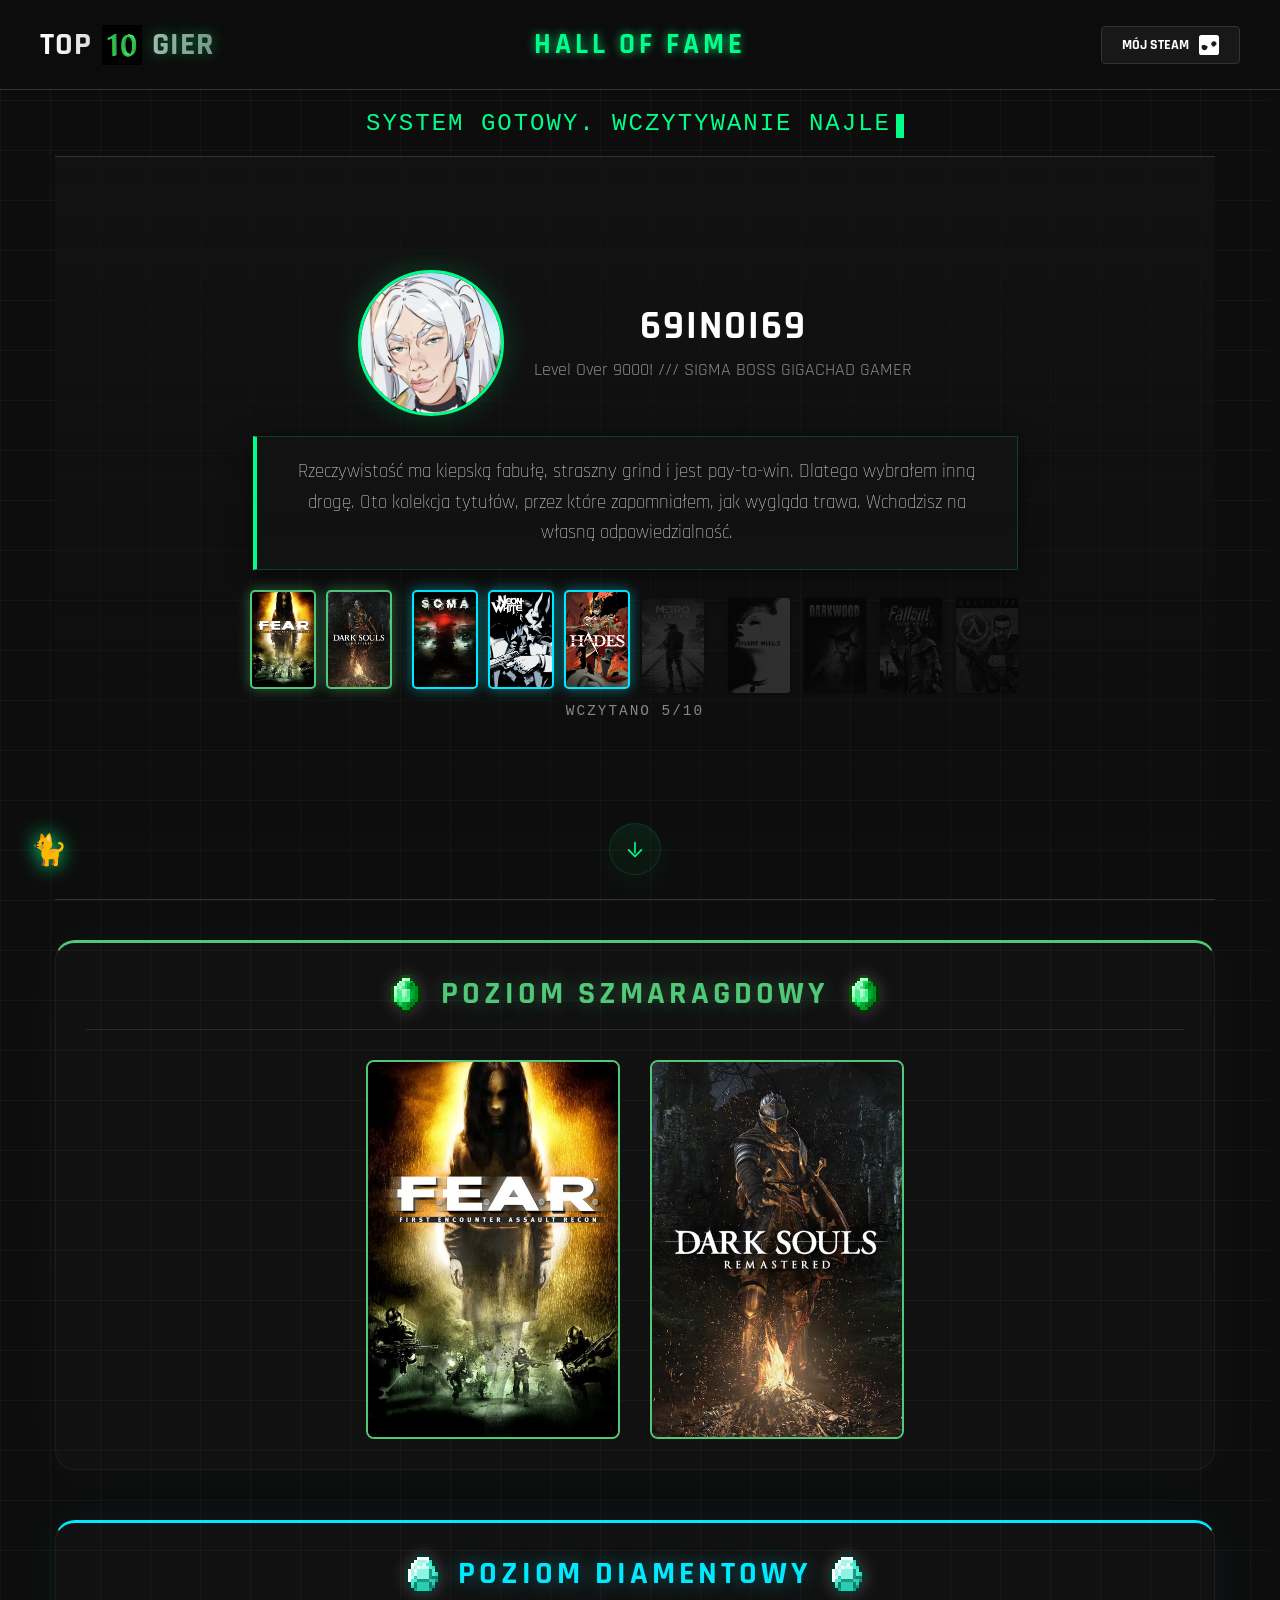
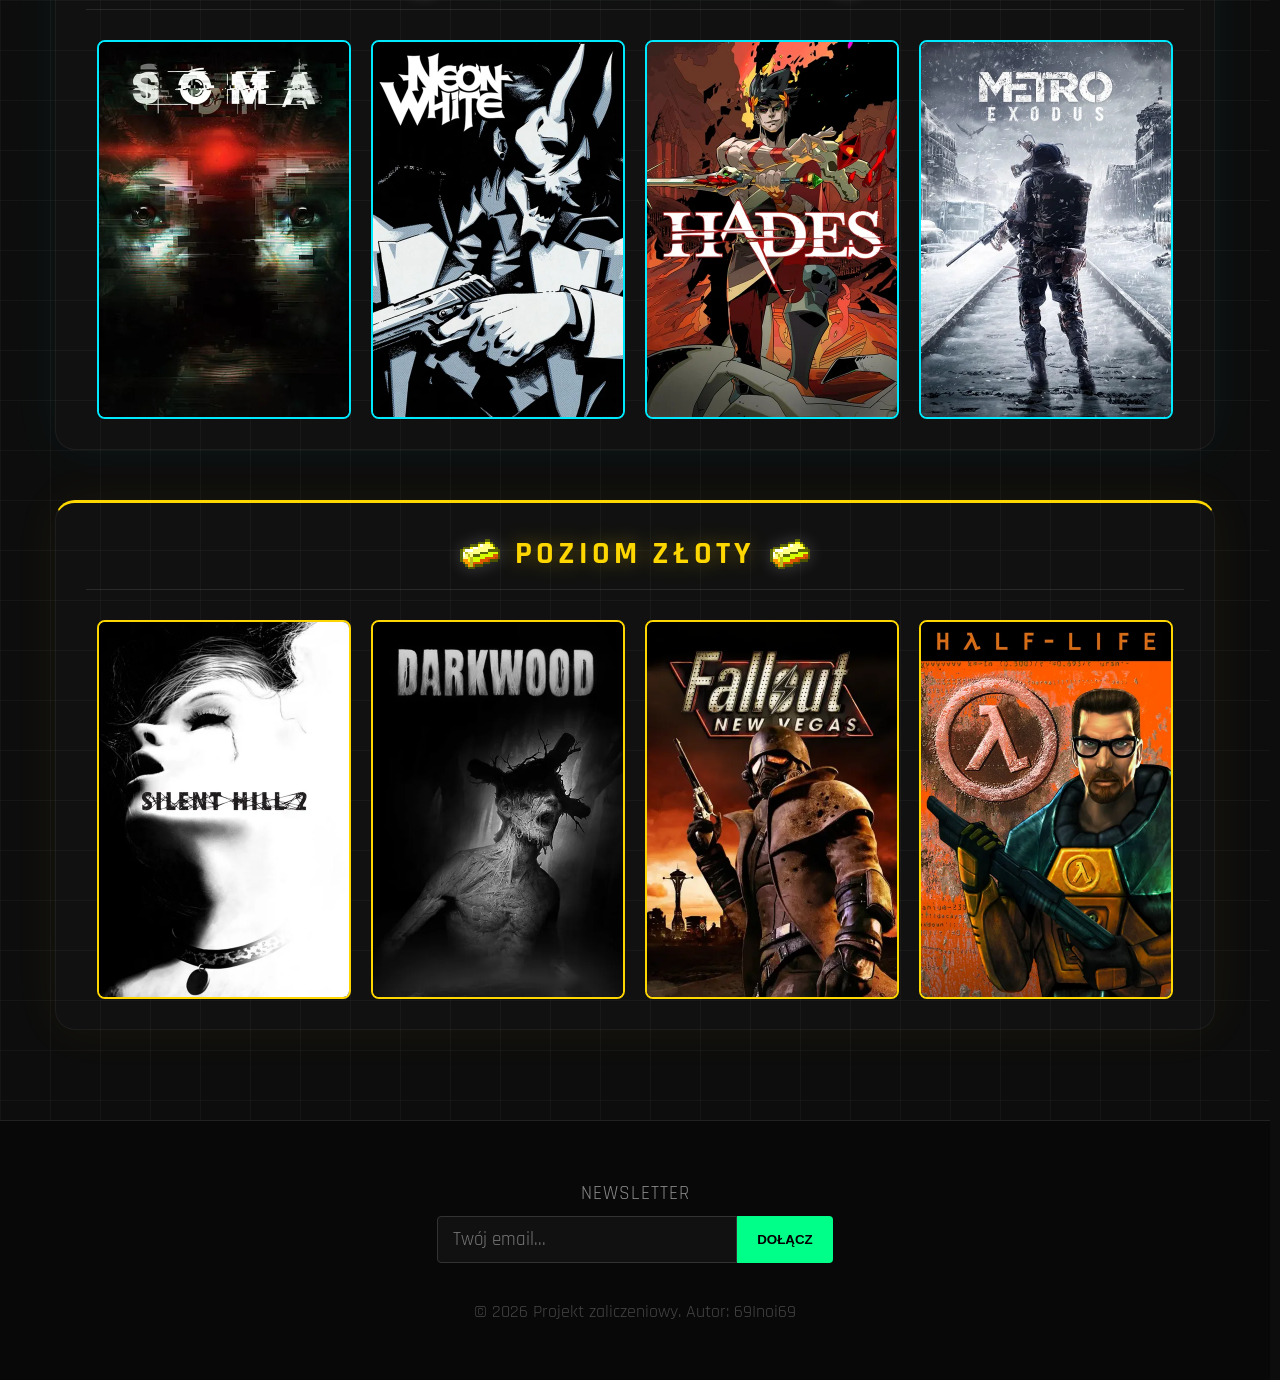
<file: index.html>
<!doctype html>
<html lang="pl">
  <head>
    <meta charset="UTF-8" />
    <meta name="viewport" content="width=device-width, initial-scale=1.0" />
    <title>TOP 10 GIER — Hall of Fame</title>
    <link rel="icon" type="image/png" sizes="32x32" href="grafika/ikona/favicon-32.png" />
    <link rel="icon" type="image/png" sizes="192x192" href="grafika/ikona/favicon-192.png" />
    <link rel="apple-touch-icon" href="grafika/ikona/apple-touch-icon.png" />
    <meta name="theme-color" content="#0d0d0d" />
    <meta
      name="description"
      content="Moja kolekcja najlepszych gier. Projekt zaliczeniowy."
    />
    <link rel="stylesheet" href="style.css" />
    <link
      href="https://fonts.googleapis.com/css2?family=Rajdhani:wght@500;700&display=swap"
      rel="stylesheet"
    />
  </head>
  <body>
    <header class="launcher-header">
      <div class="header-left">
        <a href="index.html" class="logo-link">
          <div class="logo">
            TOP
            <img
              src="grafika/samodzielna_grafika/based_logo.png"
              alt="Logo"
              class="logo-img"
            />
            <span>GIER</span>
          </div>
        </a>
      </div>
      <div class="header-center">
        <nav>
          <ul>
            <li><a href="index.html" class="active">Hall of Fame</a></li>
          </ul>
        </nav>
      </div>
      <div class="header-right">
        <a
          href="https://steamcommunity.com/id/69inoi69/"
          target="_blank"
          class="header-steam-link"
        >
          <span>MÓJ STEAM</span>
          <svg width="20" height="20" viewBox="0 0 24 24" fill="currentColor">
            <path
              d="M21.7 10.2c-.7 1.3-3.8 4.1-6.2 4.7 0 0-1.2.3-2.6-.3l-3.3 1.4c-.4 1-.2 2.3.6 3.1.9.9 2.2 1.1 3.3.6l1.3 2.5c.3.5 1 .7 1.5.4.5-.3.7-1 .4-1.5l-1.3-2.5c.6-1.1.3-2.6-.5-3.6l4.2-1.8c1.3.6 2.8.2 3.7-.9 1.1-1.3.8-3.3-1.1-2.1zm-8.8 9.2c-.8.4-1.8.1-2.2-.7-.4-.8-.1-1.8.7-2.2.8-.4 1.8-.1 2.2.7.4.8.1 1.8-.7 2.2zM2.8 0C1.2 0 0 1.2 0 2.8v18.4C0 22.8 1.2 24 2.8 24h18.4c1.5 0 2.8-1.2 2.8-2.8V2.8C24 1.2 22.8 0 21.2 0H2.8zM5.5 12c1.9 0 3.7.8 5 2.1l4.5-1.9c-.3-.7-.4-1.5-.2-2.3.4-1.7 2.1-2.8 3.8-2.4 1.7.4 2.8 2.1 2.4 3.8-.4 1.7-2.1 2.8-3.8 2.4-1.1-.3-2-1.1-2.4-2l-4.6 2c.2 1.2-.2 2.5-1.1 3.4-1.4 1.4-3.6 1.4-5 0-1.4-1.4-1.4-3.6 0-5z"
            />
          </svg>
        </a>
      </div>
    </header>

    <main class="container">
      <!-- Pierwszy ekran: intro + profil + strzałka, zawsze mieści się w oknie -->
      <div class="first-screen">
      <div class="intro-section">
        <span class="typing-text" id="intro-text"></span
        ><span class="cursor"></span>
      </div>

      <section class="steam-hero">
        <div class="hero-content">
          <img
            src="grafika/glowna/avatar.webp"
            alt="Avatar"
            class="steam-avatar"
          />
          <div class="steam-info">
            <h2>69Inoi69</h2>
            <p>Level Over 9000! /// SIGMA BOSS GIGACHAD GAMER</p>
          </div>
        </div>
        <div class="hero-description">
          <p>
            Rzeczywistość ma kiepską fabułę, straszny grind i jest pay-to-win.
            Dlatego wybrałem inną drogę. Oto kolekcja tytułów, przez które
            zapomniałem, jak wygląda trawa. Wchodzisz na własną
            odpowiedzialność.
          </p>
        </div>
        <!-- "Wczytywanie" biblioteki: miniatury 10 gier zapalają się po kolei w kolorze swojego poziomu -->
        <div class="loadout">
          <div class="loadout-row" id="loadout-row"></div>
          <div class="loadout-status" id="loadout-status" aria-live="polite"></div>
        </div>
        <button
          class="scroll-down"
          aria-label="Przewiń w dół"
          title="Przewiń w dół"
        >
          <svg
            viewBox="0 0 24 24"
            width="28"
            height="28"
            fill="none"
            xmlns="http://www.w3.org/2000/svg"
            aria-hidden="true"
          >
            <path
              d="M12 5v11M5 13l7 7 7-7"
              stroke="currentColor"
              stroke-width="1.8"
              stroke-linecap="round"
              stroke-linejoin="round"
            />
          </svg>
        </button>
      </section>
      </div>

      <div class="tier-box emerald-theme">
        <div class="tier-header emerald">
          <img
            src="grafika/glowna/emerald_tier.png"
            class="tier-icon"
            alt="Emerald"
          />
          <h2>Poziom Szmaragdowy</h2>
          <img
            src="grafika/glowna/emerald_tier.png"
            class="tier-icon"
            alt="Emerald"
          />
        </div>
        <div class="emerald-grid">
          <a href="#" class="game-card emerald" data-game="fear">
            <div
              class="card-img"
              style="background-image: url('grafika/karteczki/fear_card.webp')"
            ></div>
            <div class="card-overlay"><h3>FEAR</h3></div>
          </a>
          <a href="#" class="game-card emerald" data-game="ds">
            <div
              class="card-img"
              style="background-image: url('grafika/karteczki/ds_card.webp')"
            ></div>
            <div class="card-overlay"><h3>Dark Souls Remastered</h3></div>
          </a>
        </div>
      </div>

      <div class="tier-box diamond-theme">
        <div class="tier-header diamond">
          <img
            src="grafika/glowna/diamond_tier.png"
            class="tier-icon"
            alt="Diamond"
          />
          <h2>Poziom Diamentowy</h2>
          <img
            src="grafika/glowna/diamond_tier.png"
            class="tier-icon"
            alt="Diamond"
          />
        </div>
        <div class="diamond-grid">
          <a href="#" class="game-card diamond" data-game="soma">
            <div
              class="card-img"
              style="background-image: url('grafika/karteczki/soma_card.webp')"
            ></div>
            <div class="card-overlay"><h3>SOMA</h3></div>
          </a>
          <a
            href="#"
            class="game-card diamond"
            data-game="neon_white"
          >
            <div
              class="card-img"
              style="
                background-image: url('grafika/karteczki/neon_white_card.webp');
              "
            ></div>
            <div class="card-overlay"><h3>Neon White</h3></div>
          </a>
          <a href="#" class="game-card diamond" data-game="hades">
            <div
              class="card-img"
              style="background-image: url('grafika/karteczki/hades_card.webp')"
            ></div>
            <div class="card-overlay"><h3>Hades</h3></div>
          </a>
          <a
            href="#"
            class="game-card diamond"
            data-game="metro"
          >
            <div
              class="card-img"
              style="background-image: url('grafika/karteczki/metro_card.webp')"
            ></div>
            <div class="card-overlay"><h3>Metro Exodus</h3></div>
          </a>
        </div>
      </div>

      <div class="tier-box gold-theme">
        <div class="tier-header gold">
          <img
            src="grafika/glowna/gold_tier.png"
            class="tier-icon"
            alt="Gold"
          />
          <h2>Poziom Złoty</h2>
          <img
            src="grafika/glowna/gold_tier.png"
            class="tier-icon"
            alt="Gold"
          />
        </div>
        <div class="gold-grid">
          <a href="#" class="game-card gold" data-game="sh2">
            <div
              class="card-img"
              style="background-image: url('grafika/karteczki/sh2_card.webp')"
            ></div>
            <div class="card-overlay"><h3>Silent Hill 2</h3></div>
          </a>
          <a
            href="#"
            class="game-card gold"
            data-game="darkwood"
          >
            <div
              class="card-img"
              style="
                background-image: url('grafika/karteczki/darkwood_card.webp');
              "
            ></div>
            <div class="card-overlay"><h3>Darkwood</h3></div>
          </a>
          <a href="#" class="game-card gold" data-game="nv">
            <div
              class="card-img"
              style="background-image: url('grafika/karteczki/fallout_card.webp')"
            ></div>
            <div class="card-overlay"><h3>Fallout: New Vegas</h3></div>
          </a>
          <a href="#" class="game-card gold" data-game="hl1">
            <div
              class="card-img"
              style="background-image: url('grafika/karteczki/hl1_card.webp')"
            ></div>
            <div class="card-overlay"><h3>Half-Life</h3></div>
          </a>
        </div>
      </div>
    </main>

    <footer>
      <div class="footer-newsletter">
        <span class="newsletter-label">Newsletter</span>
        <form class="newsletter-form" id="newsletter-form">
          <input
            type="email"
            class="newsletter-input"
            placeholder="Twój email..."
            required
          />
          <button type="submit" class="newsletter-btn">DOŁĄCZ</button>
        </form>
      </div>

      <p>&copy; 2026 Projekt zaliczeniowy. Autor: 69Inoi69</p>
    </footer>

    <button id="back-to-top" title="Do góry">↑</button>

    <div id="quantum-cat" title="Złap mnie, jeśli potrafisz" aria-hidden="true">🐈</div>

    <div class="game-modal" id="game-modal" aria-hidden="true">
      <article
        class="game-sheet"
        role="dialog"
        aria-modal="true"
        aria-labelledby="game-modal-title"
      >
        <button
          class="game-modal-close"
          id="game-modal-close"
          aria-label="Zamknij"
        >
          &times;
        </button>
        <div class="game-banner" id="game-modal-art">
          <!-- grafika gry w całości (bez przycinania), a za nią jej rozmyte przedłużenie -->
          <div class="game-banner-pic" role="img" aria-hidden="true"></div>
          <div class="game-banner-text">
            <h2 class="game-title" id="game-modal-title"></h2>
            <div class="game-meta" id="game-modal-meta"></div>
          </div>
        </div>
        <div class="game-body">
          <p class="review-text" id="game-modal-review"></p>
          <div class="pros-cons">
            <div class="pc-col pros">
              <h3>Zalety</h3>
              <ul id="game-modal-pros"></ul>
            </div>
            <div class="pc-col cons">
              <h3>Wady</h3>
              <ul id="game-modal-cons"></ul>
            </div>
          </div>
        </div>
        <div class="game-actions">
          <div class="big-rating" id="game-modal-rating"></div>
          <a
            href="#"
            target="_blank"
            rel="noopener"
            class="btn-steam-big"
            id="game-modal-steam"
            >Kup na Steam</a
          >
        </div>
      </article>
    </div>

    <script src="script.js"></script>
  </body>
</html>
</file>
<file: style.css>
/* =========================================================
   0. KONFIGURACJA ZMIENNYCH I ANIMACJE (Variables & Animations)
   ========================================================= */
:root {
    --bg-color: #0d0d0d;
    --card-bg: #1e1e1e;
    --text-main: #ffffff;
    --text-muted: #888888;
    
    --accent: #00ff88;  
    
    /* Kolory Tierów */
    --emerald: #50c878;
    --diamond: #00eaff;
    --gold: #ffd700;
    
    --header-height: 90px;
    --transition: all 0.3s cubic-bezier(0.25, 0.8, 0.25, 1);
}

@keyframes fadeInPage {
    from { opacity: 0; }
    to { opacity: 1; }
}

/* =========================================================
   1. PODSTAWOWE STYLE STRONY (Base Styles)
   ========================================================= */
html {
    /* Ciemny, cienki pasek przewijania zamiast szarego systemowego,
       a miejsce na niego zarezerwowane: po otwarciu podglądu strona nie skacze w bok */
    scrollbar-color: #2e2e2e var(--bg-color);
    scrollbar-width: thin;
    scrollbar-gutter: stable;
}
::-webkit-scrollbar { width: 10px; }
::-webkit-scrollbar-track { background: var(--bg-color); }
::-webkit-scrollbar-thumb { background: #2e2e2e; border-radius: 5px; border: 2px solid var(--bg-color); }
::-webkit-scrollbar-thumb:hover { background: #444; }

/* Widoczny fokus przy nawigacji klawiaturą */
:focus-visible { outline: 2px solid var(--accent); outline-offset: 3px; }
.game-card:focus-visible { outline-offset: 4px; }

body {
    margin: 0;
    font-family: 'Rajdhani', sans-serif;
    background-color: var(--bg-color);
    color: var(--text-main);
    display: flex;
    flex-direction: column;
    min-height: 100vh;
    overflow-x: hidden;
    background-image: 
        linear-gradient(rgba(255, 255, 255, 0.03) 1px, transparent 1px),
        linear-gradient(90deg, rgba(255, 255, 255, 0.03) 1px, transparent 1px);
    background-size: 50px 50px;
    animation: fadeInPage 0.8s ease-out forwards;
}

/* =========================================================
   2. NAGŁÓWEK STRONY (Header)
   ========================================================= */
.launcher-header {
    display: grid;
    grid-template-columns: 1fr auto 1fr;
    align-items: center;
    padding: 0 40px;
    height: var(--header-height);
    background: rgba(13, 13, 13, 0.98);
    border-bottom: 1px solid #333;
    position: fixed; top: 0; width: 100%; z-index: 1000;
    box-sizing: border-box;
    transition: transform 0.3s ease;
}

.header-left { display: flex; align-items: center; }
.logo-link { text-decoration: none; color: inherit; display: flex; align-items: center; }

.logo { 
    font-size: 32px;
    font-weight: 800; 
    letter-spacing: 1px;
    display: flex; 
    align-items: center; 
    gap: 10px;
    background: linear-gradient(90deg, #fff, #888);
    -webkit-background-clip: text;
    background-clip: text;
    -webkit-text-fill-color: transparent;
}

.logo-img { height: 40px; width: auto; display: block; }
.logo span { color: var(--accent); text-shadow: 0 0 15px rgba(0, 255, 136, 0.4); }

.header-center nav ul { list-style: none; display: flex; gap: 30px; margin: 0; padding: 0; }
.header-center nav a { text-decoration: none; color: var(--text-muted); font-size: 1.8rem; text-transform: uppercase; font-weight: 700; letter-spacing: 4px; transition: var(--transition); }
.header-center nav a.active, .header-center nav a:hover { color: var(--accent); text-shadow: 0 0 10px rgba(0, 255, 136, 0.8); }

.header-right { display: flex; justify-content: flex-end; }
.header-steam-link { display: flex; align-items: center; gap: 10px; color: #fff; text-decoration: none; font-weight: bold; font-size: 0.9rem; padding: 8px 20px; border: 1px solid #333; border-radius: 4px; transition: var(--transition); background: rgba(255,255,255,0.05); }
.header-steam-link:hover { background: #171a21; border-color: #66c0f4; color: #66c0f4; box-shadow: 0 0 15px rgba(102, 192, 244, 0.3); }

/* =========================================================
   3. SEKCJA GŁÓWNA (Hero Section)
   ========================================================= */
.container {
    max-width: 1200px; margin: 0 auto; padding: 40px 20px;
    /* --header-offset ustawia JS (prawdziwa wysokość nagłówka, na telefonie jest wyższy) */
    padding-top: calc(var(--header-offset, var(--header-height)) + 20px); width: 100%; box-sizing: border-box; flex: 1;
}

/* Pierwszy ekran = dokładnie wysokość okna minus nagłówek, żeby strzałka była widoczna od razu */
.first-screen {
    display: flex; flex-direction: column;
    min-height: calc(100vh - var(--header-offset, var(--header-height)) - 20px);
    min-height: calc(100svh - var(--header-offset, var(--header-height)) - 20px);
    margin-bottom: 40px;
}

.intro-section { text-align: center; margin-bottom: 16px; min-height: 30px; }
.typing-text { font-size: 1.5rem; color: var(--accent); font-family: 'Courier New', monospace; text-transform: uppercase; letter-spacing: 2px; }
.cursor { display: inline-block; width: 8px; height: 1.5rem; background: var(--accent); animation: blink 1s infinite; vertical-align: middle; margin-left: 5px; }
@keyframes blink { 0%, 100% { opacity: 1; } 50% { opacity: 0; } }

.steam-hero {
    flex: 1;
    display: flex; flex-direction: column; align-items: center; gap: 20px;
    background: linear-gradient(180deg, rgba(20,20,20,0.8) 0%, rgba(0,0,0,0) 100%);
    padding: 30px 20px 24px;
    border-top: 1px solid #333; border-bottom: 1px solid #333;
    position: relative; text-align: center; box-sizing: border-box;
}

/* Wolne miejsce dzieli się po równo: treść na środku, strzałka na samym dole */
.hero-content { display: flex; align-items: center; gap: 30px; margin-top: auto; }
.steam-avatar { width: 140px; height: 140px; border-radius: 50%; border: 3px solid var(--accent); box-shadow: 0 0 30px rgba(0, 255, 136, 0.2); object-fit: cover; }
.steam-info h2 { margin: 0; font-size: 2.5rem; text-transform: uppercase; line-height: 1.1; letter-spacing: 2px; }
.steam-info p { color: var(--text-muted); margin: 10px 0 0 0; font-size: 1.1rem; }

.hero-description {
    max-width: 700px;
    padding: 20px 30px;
    background: rgba(20, 20, 20, 0.6);
    border: 1px solid rgba(0, 255, 136, 0.2);
    border-left: 4px solid var(--accent);
    backdrop-filter: blur(5px);
    box-shadow: 0 4px 20px rgba(0, 0, 0, 0.5);
    color: #cccccc;
    font-weight: 300;
    line-height: 1.6;
    font-size: 1.2rem;
}
.hero-description p { margin: 0; }

/* "Wczytywanie" biblioteki: 10 miniatur zapala się po kolei w kolorze poziomu */
.loadout { display: flex; flex-direction: column; align-items: center; gap: 12px; }
.loadout-row { display: flex; gap: min(10px, 1.2vw); }
.loadout-thumb {
    --t: var(--emerald); --t-glow: rgba(80, 200, 120, 0.45);
    width: min(52px, 6.4vw); aspect-ratio: 2 / 3; padding: 0;
    border: 2px solid #2a2a2a; border-radius: 5px;
    background-color: #161616; background-size: cover; background-position: center;
    filter: grayscale(1) brightness(0.3); opacity: 0.55; transform: translateY(6px);
    transition: filter 0.45s ease, opacity 0.45s ease, transform 0.45s ease, border-color 0.45s ease, box-shadow 0.45s ease;
    cursor: pointer;
}
.loadout-thumb.diamond { --t: var(--diamond); --t-glow: rgba(0, 234, 255, 0.45); }
.loadout-thumb.gold    { --t: var(--gold);    --t-glow: rgba(255, 215, 0, 0.4); }
/* odstęp między grupami poziomów: 2 szmaragdowe | 4 diamentowe | 4 złote */
.loadout-thumb.emerald + .loadout-thumb.diamond,
.loadout-thumb.diamond + .loadout-thumb.gold { margin-left: min(10px, 1.2vw); }
.loadout-thumb.loaded {
    filter: none; opacity: 1; transform: none;
    border-color: var(--t); box-shadow: 0 0 14px var(--t-glow);
}
.loadout-thumb.loaded:hover { transform: translateY(-5px); box-shadow: 0 0 22px var(--t-glow); }
.loadout-status {
    min-height: 1.2em;
    font-family: 'Courier New', monospace; font-size: 0.9rem; letter-spacing: 2px; text-transform: uppercase;
    color: var(--text-muted); transition: color 0.4s ease;
}
.loadout-status.done { color: var(--accent); }
/* Wysoki ekran (np. 1920x1080): więcej miejsca, większe miniatury */
@media (min-width: 901px) and (min-height: 900px) {
    .loadout-thumb { width: 66px; }
    .loadout { gap: 14px; }
}

/* Przycisk Scroll-down */
.scroll-down {
    flex-shrink: 0;
    margin-top: auto;
    width: 52px;
    height: 52px;
    border-radius: 50%;
    display: flex;
    align-items: center;
    justify-content: center;
    background: linear-gradient(180deg, rgba(0,255,136,0.08), rgba(0,255,136,0.04));
    border: 1px solid rgba(0,255,136,0.12);
    color: var(--accent);
    box-shadow: 0 8px 30px rgba(0,255,136,0.06);
    cursor: pointer;
    transition: transform 0.18s ease, box-shadow 0.18s ease, opacity 0.18s ease;
    z-index: 10;
}
.scroll-down svg { width: 22px; height: 22px; display: block; }
.scroll-down:hover, .scroll-down:focus {
    box-shadow: 0 14px 40px rgba(0,255,136,0.12);
    border-color: rgba(0,255,136,0.4);
}
.scroll-down:focus { outline: 2px solid rgba(0,255,136,0.18); outline-offset: 3px; }
@keyframes float { 0%, 100% { transform: translateY(0); } 50% { transform: translateY(-6px); } }
.scroll-down { animation: float 2.8s ease-in-out infinite; }
/* Biblioteka wczytana: strzałka zaczyna "pulsować" */
.scroll-down.ready {
    border-color: rgba(0, 255, 136, 0.5);
    animation: float 2.8s ease-in-out infinite, ready-pulse 1.8s ease-out infinite;
}
@keyframes ready-pulse {
    0%   { box-shadow: 0 0 0 0 rgba(0, 255, 136, 0.45); }
    100% { box-shadow: 0 0 0 18px rgba(0, 255, 136, 0); }
}

/* Niski ekran laptopa: ściskamy profil, żeby strzałka się zmieściła */
@media (min-width: 601px) and (max-height: 800px) {
    .loadout-thumb { width: 40px; }
    .loadout { gap: 8px; }
    .intro-section { margin-bottom: 10px; }
    .steam-hero { padding: 20px 20px 18px; gap: 14px; }
    .steam-avatar { width: 110px; height: 110px; }
    .steam-info h2 { font-size: 2.1rem; }
    .hero-description { padding: 14px 24px; font-size: 1.1rem; line-height: 1.5; }
}

/* Telefon */
@media (max-width: 600px) {
    .typing-text { font-size: 0.95rem; letter-spacing: 1px; }
    .cursor { height: 1rem; }
    .intro-section { margin-bottom: 10px; }
    .steam-hero { padding: 16px 12px 14px; gap: 12px; }
    .hero-content { gap: 10px; }
    .steam-avatar { width: 96px; height: 96px; }
    .steam-info h2 { font-size: 1.8rem; }
    .steam-info p { font-size: 0.95rem; margin-top: 6px; }
    .hero-description { padding: 12px 16px; font-size: 1rem; line-height: 1.45; }
    .scroll-down { width: 44px; height: 44px; animation-duration: 2.2s; }
}

/* Mały telefon (np. 360x640) */
@media (max-width: 600px) and (max-height: 700px) {
    .steam-avatar { width: 72px; height: 72px; }
    .steam-info h2 { font-size: 1.5rem; }
    .steam-info p { font-size: 0.85rem; }
    .hero-description { font-size: 0.92rem; padding: 10px 14px; line-height: 1.35; }
    .steam-hero { gap: 8px; }
    .loadout { gap: 5px; }
    .loadout-thumb { width: 22px; border-width: 1px; border-radius: 3px; }
    .loadout-status { font-size: 0.72rem; letter-spacing: 1px; }
}

/* =========================================================
   4. SEKCJE POZIOMÓW (Tier Sections)
   ========================================================= */
.tier-box {
    background: rgba(255, 255, 255, 0.02);
    border: 1px solid rgba(255, 255, 255, 0.05);
    border-radius: 20px; padding: 30px; margin-bottom: 50px;
    position: relative; box-shadow: 0 10px 30px rgba(0,0,0,0.3);
    transition: transform 0.3s ease;
}
.tier-box:hover { transform: translateY(-5px); }

.tier-box.emerald-theme { border-top: 3px solid var(--emerald); box-shadow: 0 0 50px rgba(80, 200, 120, 0.05); }
.tier-box.diamond-theme { border-top: 3px solid var(--diamond); box-shadow: 0 0 50px rgba(0, 234, 255, 0.05); }
.tier-box.gold-theme { border-top: 3px solid var(--gold); box-shadow: 0 0 50px rgba(255, 215, 0, 0.05); }

.tier-header { display: flex; align-items: center; justify-content: center; gap: 15px; margin-bottom: 30px; padding-bottom: 15px; border-bottom: 1px solid rgba(255,255,255,0.1); width: 100%; }
.tier-header h2 { margin: 0; font-size: 2rem; text-transform: uppercase; letter-spacing: 4px; }
.tier-icon { width: 40px; height: 40px; image-rendering: pixelated; filter: drop-shadow(0 0 8px rgba(255,255,255,0.2)); }

.tier-header.emerald h2 { color: var(--emerald); text-shadow: 0 0 20px rgba(80, 200, 120, 0.4); }
.tier-header.diamond h2 { color: var(--diamond); text-shadow: 0 0 20px rgba(0, 234, 255, 0.4); }
.tier-header.gold h2 { color: var(--gold); text-shadow: 0 0 20px rgba(255, 215, 0, 0.4); }

/* =========================================================
   5. SIATKI I KARTY GIER (Game Grids & Cards)
   ========================================================= */
.emerald-grid { display: flex; justify-content: center; gap: 30px; flex-wrap: wrap; }
.diamond-grid, .gold-grid { display: flex; justify-content: center; gap: 20px; flex-wrap: wrap; }

/* Karty */
.game-card {
    display: block; position: relative; background: var(--card-bg); border-radius: 8px; overflow: hidden; text-decoration: none; transition: var(--transition);
    width: 250px; aspect-ratio: 2 / 3;
}

.card-img { width: 100%; height: 100%; background-size: cover; background-position: center; transition: transform 0.5s ease; }
.card-overlay { position: absolute; inset: 0; background: rgba(0, 0, 0, 0.8); opacity: 0; transition: var(--transition); display: flex; flex-direction: column; align-items: center; justify-content: center; text-align: center; backdrop-filter: blur(5px); }
.card-overlay h3 { margin: 0; color: #fff; text-transform: uppercase; font-size: 1.3rem; letter-spacing: 1px; transform: translateY(20px); transition: var(--transition); padding: 0 10px;}
.game-card:hover { transform: translateY(-8px); z-index: 10; }
.game-card:hover .card-img { transform: scale(1.1); }
.game-card:hover .card-overlay { opacity: 1; }
.game-card:hover .card-overlay h3 { transform: translateY(0); }

.game-card.emerald { border: 2px solid var(--emerald); }
.game-card.diamond { border: 2px solid var(--diamond); }
.game-card.gold { border: 2px solid var(--gold); }
.game-card.emerald:hover { box-shadow: 0 0 30px var(--emerald); border-color: #fff; }
.game-card.diamond:hover { box-shadow: 0 0 30px var(--diamond); border-color: #fff; }
.game-card.gold:hover { box-shadow: 0 0 25px var(--gold); border-color: #fff; }

/* =========================================================
   6. PODGLĄD GRY (Game Preview Modal)
   Karta na środku ekranu: szeroki baner z grafiką gry (grafiki są 16:9),
   pod nim recenzja i plusy/minusy obok siebie, na dole ocena i Steam.
   Wszystko mieści się w oknie bez paska przewijania.
   ========================================================= */
.game-modal {
    --tier: var(--emerald);
    --tier-glow: rgba(80, 200, 120, 0.35);
    position: fixed; inset: 0; z-index: 3000;
    display: flex; align-items: center; justify-content: center;
    padding: 3vh 4vw;
    background: rgba(0, 0, 0, 0.82);
    backdrop-filter: blur(8px);
    opacity: 0; visibility: hidden;
    transition: opacity 0.25s ease, visibility 0.25s ease;
    box-sizing: border-box;
}
.game-modal[data-tier="diamond"] { --tier: var(--diamond); --tier-glow: rgba(0, 234, 255, 0.35); }
.game-modal[data-tier="gold"]    { --tier: var(--gold);    --tier-glow: rgba(255, 215, 0, 0.3); }
/* visibility przełącza się od razu przy otwieraniu, inaczej nie da się ustawić fokusu na przycisku zamknięcia */
.game-modal.open { opacity: 1; visibility: visible; transition: opacity 0.25s ease, visibility 0s; }

.game-sheet {
    container-type: inline-size;   /* baner liczy swoją wysokość od szerokości karty (cqw) */
    position: relative;
    box-sizing: border-box;
    width: min(1320px, 100%);
    max-height: 100%;
    display: flex; flex-direction: column;
    background: #101010;
    border: 1px solid #262626;
    border-top: 3px solid var(--tier);
    border-radius: 14px;
    overflow: hidden;
    box-shadow: 0 30px 80px rgba(0, 0, 0, 0.7), 0 0 60px var(--tier-glow);
    transform: translateY(14px) scale(0.98);
    transition: transform 0.3s cubic-bezier(0.2, 0.8, 0.2, 1);
}
.game-modal.open .game-sheet { transform: none; }

/* Baner: grafika gry, u dołu przechodzi w tło karty, na niej tytuł */
.game-banner {
    flex: none;
    position: relative;
    /* obrazek zajmuje prawą połowę karty (nad Zaletami/Wadami) i jest w proporcjach 16:9,
       ale na niskim oknie baner nie może być wyższy niż 52% ekranu */
    height: min(calc((50cqw - 16px) * 9 / 16), 52vh);
    min-height: 180px;
    display: flex; align-items: flex-end;
    overflow: hidden;
    background: #0b0b0b;
}
/* Rozmyte przedłużenie grafiki — wypełnia miejsce po bokach */
.game-banner::before {
    content: ''; position: absolute; inset: -40px;
    background: var(--art) center / cover no-repeat;
    filter: blur(40px) brightness(0.22);
}
/* Sama grafika: prawa połowa banera, lewy brzeg równo nad linią Zalet/Wad */
.game-banner-pic {
    position: absolute; top: 0; right: 0; bottom: 0;
    left: calc(50cqw + 16px);   /* dokładnie nad linią kolumny Zalety/Wady */
    background: var(--art) center / cover no-repeat;
    -webkit-mask-image: linear-gradient(to right, transparent 0, #000 18px);
            mask-image: linear-gradient(to right, transparent 0, #000 18px);
}
.game-banner::after {
    content: ''; position: absolute; inset: 0; pointer-events: none;
    background: linear-gradient(180deg, rgba(16,16,16,0) 45%, rgba(16,16,16,0.7) 80%, #101010 100%);
}
.game-banner-text { position: relative; z-index: 1; padding: 0 32px 6px; }

.game-title {
    margin: 0 0 10px;
    font-size: clamp(2rem, 4.2vw, 3.3rem); font-weight: 700; line-height: 0.95;
    text-transform: uppercase; letter-spacing: 1px;
    color: var(--tier);
    text-shadow: 0 2px 18px rgba(0, 0, 0, 0.9), 0 0 24px var(--tier-glow);
}
.game-meta { display: flex; flex-wrap: wrap; gap: 8px; }
.game-meta span {
    padding: 3px 10px; border-radius: 4px;
    background: rgba(0, 0, 0, 0.55); border: 1px solid rgba(255, 255, 255, 0.14);
    color: #bdbdbd; font-size: 0.9rem; font-weight: 500;
}

/* Treść: recenzja po lewej, plusy i minusy po prawej */
.game-body {
    flex: 1 1 auto; min-height: 0;
    display: grid; grid-template-columns: 1fr 1fr; gap: 32px;
    padding: 22px 32px 24px;
    overflow-y: auto;
    scrollbar-width: none;           /* jeśli treść jednak się nie zmieści, przewija się bez paska */
}
.game-body::-webkit-scrollbar { display: none; }

.review-text { margin: 0; font-size: 1.12rem; line-height: 1.6; color: #dcdcdc; }

.pros-cons { display: flex; flex-direction: column; gap: 18px; }
.pc-col { padding-left: 14px; border-left: 2px solid #2c2c2c; }
.pc-col h3 { margin: 0 0 6px; font-size: 1rem; font-weight: 700; letter-spacing: 1px; text-transform: uppercase; }
.pros { border-left-color: rgba(0, 255, 136, 0.45); }
.cons { border-left-color: rgba(255, 85, 85, 0.45); }
.pros h3 { color: var(--accent); }
.cons h3 { color: #ff5555; }
.pc-col ul { list-style: none; padding: 0; margin: 0; }
.pc-col li { position: relative; padding-left: 16px; margin-bottom: 4px; font-size: 1rem; line-height: 1.35; color: #cfcfcf; }
.pros li::before, .cons li::before { position: absolute; left: 0; font-weight: 700; }
.pros li::before { content: '+'; color: var(--accent); }
.cons li::before { content: '−'; color: #ff5555; }

/* Dół: ocena i Steam */
.game-actions {
    flex: none;
    display: flex; align-items: center; justify-content: space-between; gap: 16px;
    padding: 14px 32px;
    border-top: 1px solid #222;
    background: #0c0c0c;
}
.big-rating {
    min-width: 0;
    font-size: clamp(1.4rem, 2.6vw, 2rem); font-weight: 700; line-height: 1;
    letter-spacing: 2px; text-transform: uppercase;
    color: var(--tier);
    white-space: nowrap; overflow: hidden; text-overflow: ellipsis;
}
.btn-steam-big {
    flex: none;
    background: var(--tier); color: #000; text-decoration: none;
    font-weight: 700; font-size: 0.95rem; letter-spacing: 1px; text-transform: uppercase;
    padding: 10px 24px; white-space: nowrap;
    clip-path: polygon(8px 0, 100% 0, 100% calc(100% - 8px), calc(100% - 8px) 100%, 0 100%, 0 8px);
    transition: transform 0.2s ease, filter 0.2s ease;
}
.btn-steam-big:hover { transform: translateY(-2px); filter: brightness(1.12); }

.game-modal-close {
    position: absolute; top: 14px; right: 14px; z-index: 2;
    width: 40px; height: 40px; border-radius: 50%;
    display: flex; align-items: center; justify-content: center;
    background: rgba(0, 0, 0, 0.6); color: #fff;
    border: 1px solid rgba(255, 255, 255, 0.2);
    font-size: 1.5rem; line-height: 1; cursor: pointer;
    backdrop-filter: blur(4px);
    transition: border-color 0.2s ease, color 0.2s ease;
}
.game-modal-close:hover,
.game-modal-close:focus-visible { color: var(--tier); border-color: var(--tier); outline: none; }

/* Niski ekran (laptop): mniejszy baner i ciaśniej */
@media (min-width: 761px) and (max-height: 820px) {
    .game-banner { height: min(calc((50cqw - 16px) * 9 / 16), 40vh); }
    .game-body { padding-top: 16px; padding-bottom: 18px; }   /* odstęp kolumn zostaje 32px: od niego zależy, gdzie zaczyna się obrazek */
    .review-text { font-size: 1.04rem; line-height: 1.5; }
    .pc-col li { font-size: 0.95rem; }
    .pros-cons { gap: 12px; }
    .game-actions { padding: 10px 32px; }
}

/* Telefon i wąskie okno: karta na cały ekran, przewija się cała (bez paska), przycisk Steam zawsze widoczny */
@media (max-width: 760px) {
    .game-modal { padding: 0; }
    .game-sheet {
        width: 100%; height: 100%; max-height: none;
        border: none; border-top: 3px solid var(--tier); border-radius: 0;
        overflow-y: auto; scrollbar-width: none;
    }
    .game-sheet > * { flex: none; }
    .game-sheet > .game-body { flex: 1 0 auto; }   /* krótka recenzja: ocena i Steam i tak przy dolnej krawędzi */
    .game-sheet::-webkit-scrollbar { display: none; }
    .game-banner { height: auto; aspect-ratio: 16 / 10; min-height: 200px; }
    .game-banner { min-height: 200px; }
    .game-banner-pic { inset: 0; left: 0; -webkit-mask-image: none; mask-image: none; }
    .game-banner-text { padding: 0 20px 4px; }
    .game-title { font-size: clamp(1.8rem, 8vw, 2.4rem); }
    .game-meta span { font-size: 0.8rem; padding: 2px 8px; }
    .game-body { display: block; padding: 16px 20px 20px; overflow: visible; }
    .review-text { font-size: 1rem; margin-bottom: 20px; }
    .pc-col li { font-size: 0.95rem; }
    .game-actions { position: sticky; bottom: 0; padding: 12px 20px; }
    .big-rating { font-size: clamp(1.05rem, 5vw, 1.4rem); letter-spacing: 1px; white-space: normal; line-height: 1.1; }
    .game-modal-close { position: fixed; top: 12px; right: 12px; }
}

@media (prefers-reduced-motion: reduce) {
    .game-modal, .game-sheet { transition: none; }
}

/* =========================================================
   7. STOPKA I ELEMENTY UI (Footer & UI Elements)
   ========================================================= */
footer { 
    background: #080808; color: #444; border-top: 1px solid #222; 
    margin-top: auto; padding: 40px 20px; 
    display: flex; flex-direction: column; align-items: center; gap: 20px; 
}
footer p { text-align: center; font-size: 1.1rem; }

.footer-newsletter { margin-top: 20px; display: flex; flex-direction: column; align-items: center; gap: 10px; }
.newsletter-label { color: #888; font-size: 1.2rem; text-transform: uppercase; letter-spacing: 1px; }
.newsletter-form { display: flex; gap: 0; box-sizing: border-box; }
.newsletter-input { padding: 10px 15px; background: #111; border: 1px solid #333; color: #fff; border-radius: 4px 0 0 4px; outline: none; font-family: inherit; font-size: 1.2rem; width: 300px; box-sizing: border-box; transition: 0.3s; }
.newsletter-input:focus { border-color: var(--accent); box-shadow: 0 0 10px rgba(0, 255, 136, 0.2); }
.newsletter-btn { padding: 10px 20px; background: var(--accent); color: #000; border: none; border-radius: 0 4px 4px 0; font-weight: bold; cursor: pointer; text-transform: uppercase; box-sizing: border-box; transition: 0.3s; }
.newsletter-btn:hover { background: #fff; box-shadow: 0 0 15px #fff; }

#back-to-top { 
    position: fixed; bottom: 30px; right: 30px; width: 50px; height: 50px; 
    background: var(--accent); color: #000; border: none; border-radius: 50%; 
    font-size: 24px; cursor: pointer; z-index: 2000; opacity: 0; visibility: hidden; 
    transition: all 0.3s ease; box-shadow: 0 0 15px rgba(0, 255, 136, 0.5); 
    display: flex; align-items: center; justify-content: center; font-weight: bold; 
}
#back-to-top.show { opacity: 1; visibility: visible; transform: translateY(0); }
#back-to-top:hover { transform: scale(1.1); box-shadow: 0 0 30px var(--accent); }

#quantum-cat { 
    position: fixed; bottom: 30px; left: 30px; font-size: 30px; cursor: pointer; 
    z-index: 2000; transition: all 0.2s cubic-bezier(0.175, 0.885, 0.32, 1.275); 
    user-select: none; filter: drop-shadow(0 0 10px var(--accent)); outline: none;
}
#quantum-cat:active { transform: scale(0.8); }

/* =========================================================
   8. RESPANSYWNOŚĆ (RWD - Mobile & Tablet)
   ========================================================= */
@media (max-width: 900px) {
    .launcher-header { grid-template-columns: 1fr auto; height: auto; padding: 15px; row-gap: 15px; }
    .header-center { grid-column: 1 / -1; display: flex; justify-content: center; order: 3; }
    .header-center nav a { font-size: 1.35rem; letter-spacing: 3px; }
    .header-right { justify-content: flex-end; }
    .hero-content { flex-direction: column; text-align: center; }
    .hero-description { text-align: center; border-left: none; border-top: 3px solid var(--accent); border-radius: 0 0 10px 10px; }

}

@media (max-width: 600px) {
    .tier-box { padding: 20px; }
    .tier-header {
        flex-direction: column;
        gap: 5px;
    }
    .tier-header h2 {
        font-size: 2rem;
        letter-spacing: 2px;
        text-align: center;
    }
    .tier-icon {
        width: 30px;
        height: 30px;
    }
    .hero-description {
        text-align: center;
    }
    .logo { font-size: 20px; }
    .logo-img { height: 40px; }
    .footer-newsletter { width: 100%; max-width: 280px; }
    .newsletter-form { flex-direction: column; width: 100%; box-sizing: border-box; }
    .newsletter-input { width: 100%; border-radius: 4px; box-sizing: border-box; }
    .newsletter-btn { width: 100%; border-radius: 4px; margin-top: 8px; box-sizing: border-box; }

}

/* Ograniczone animacje, jeśli system o to prosi */
@media (prefers-reduced-motion: reduce) {
    *, *::before, *::after { animation: none !important; transition-duration: 0.01ms !important; }
    html { scroll-behavior: auto; }
}
</file>
